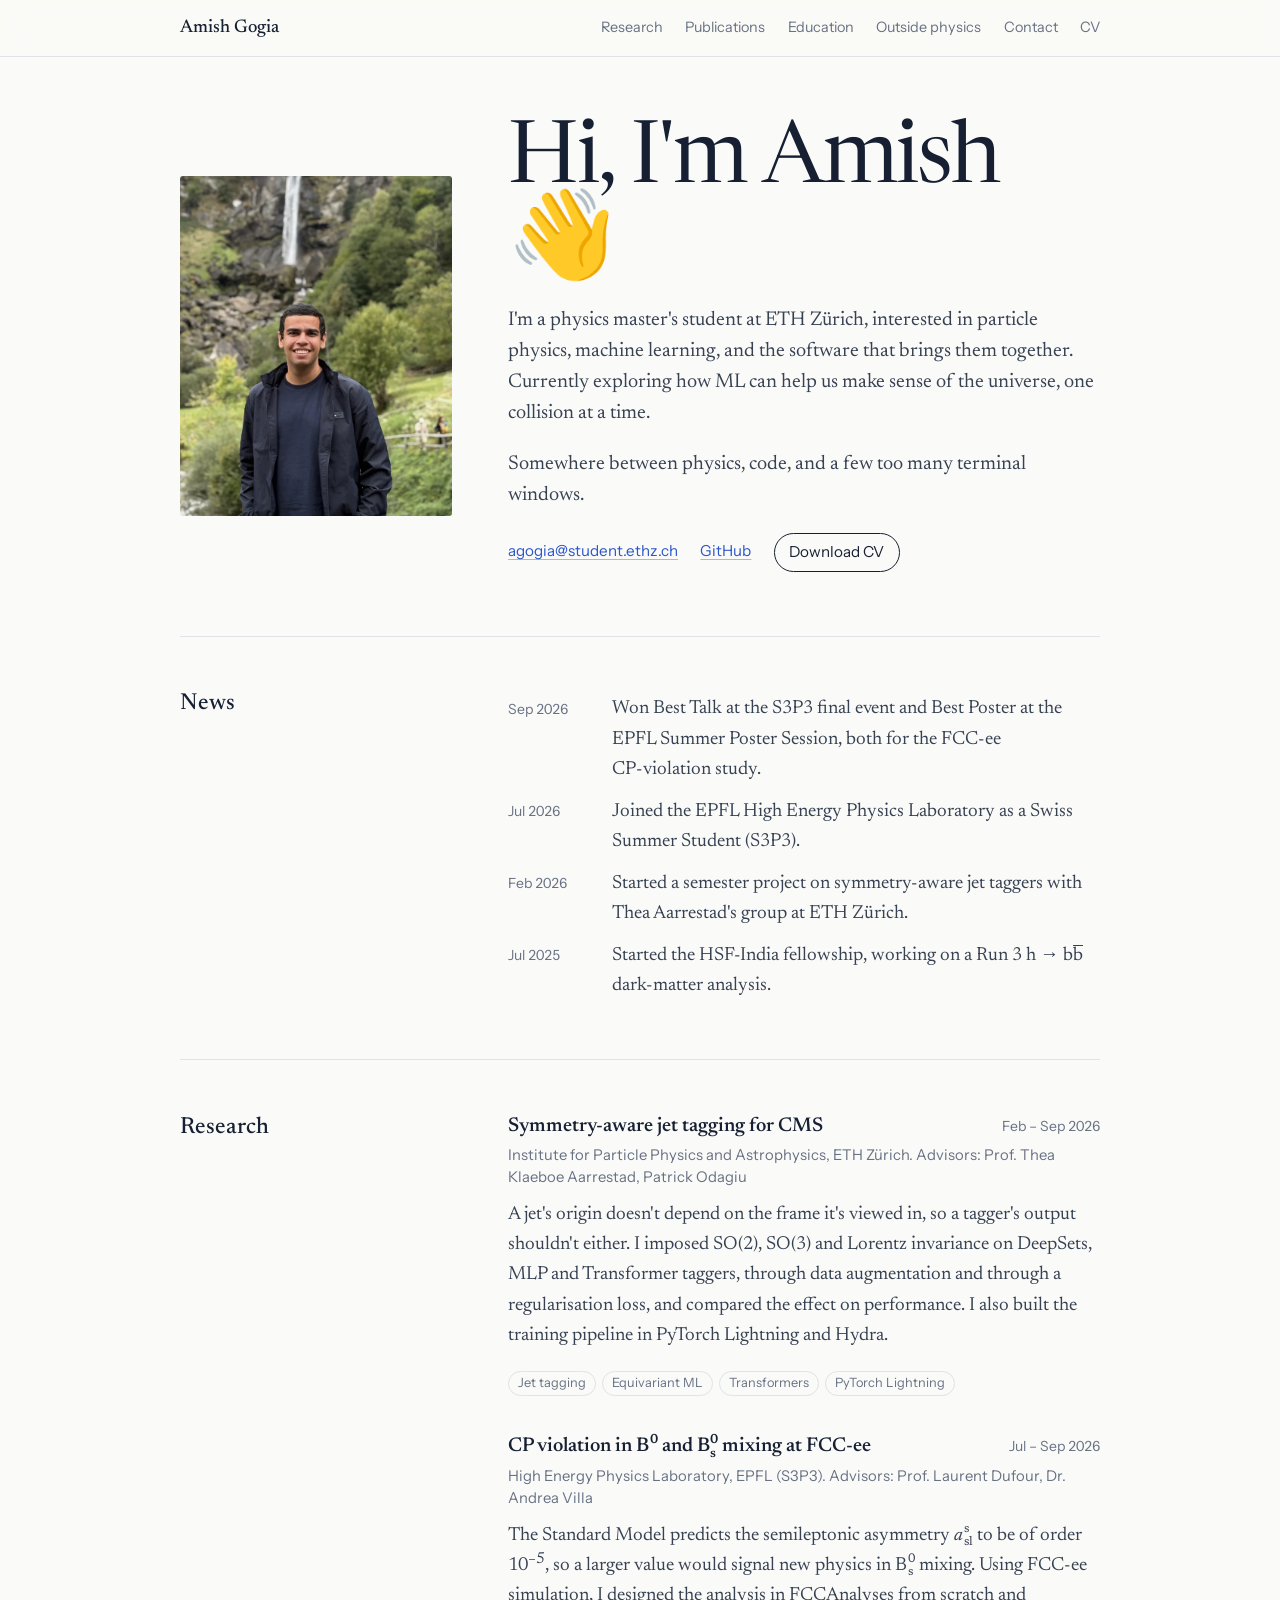
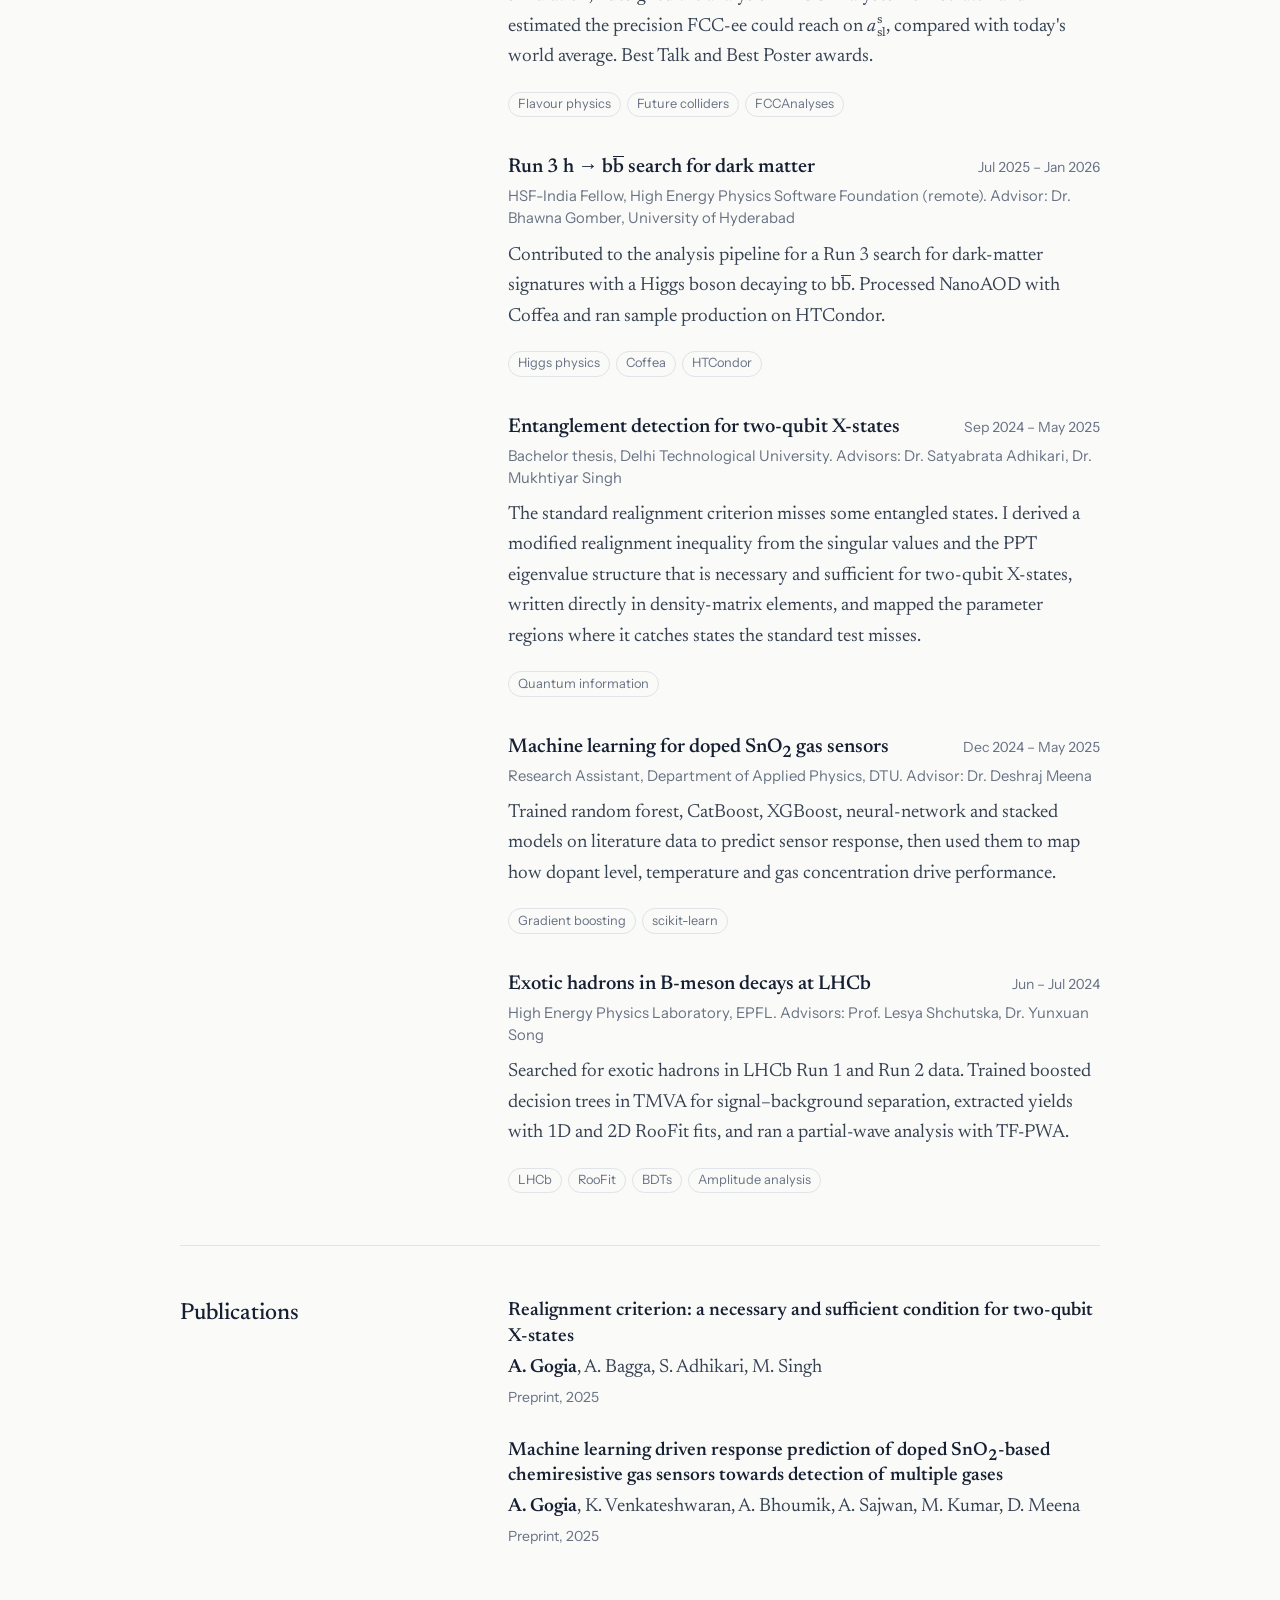
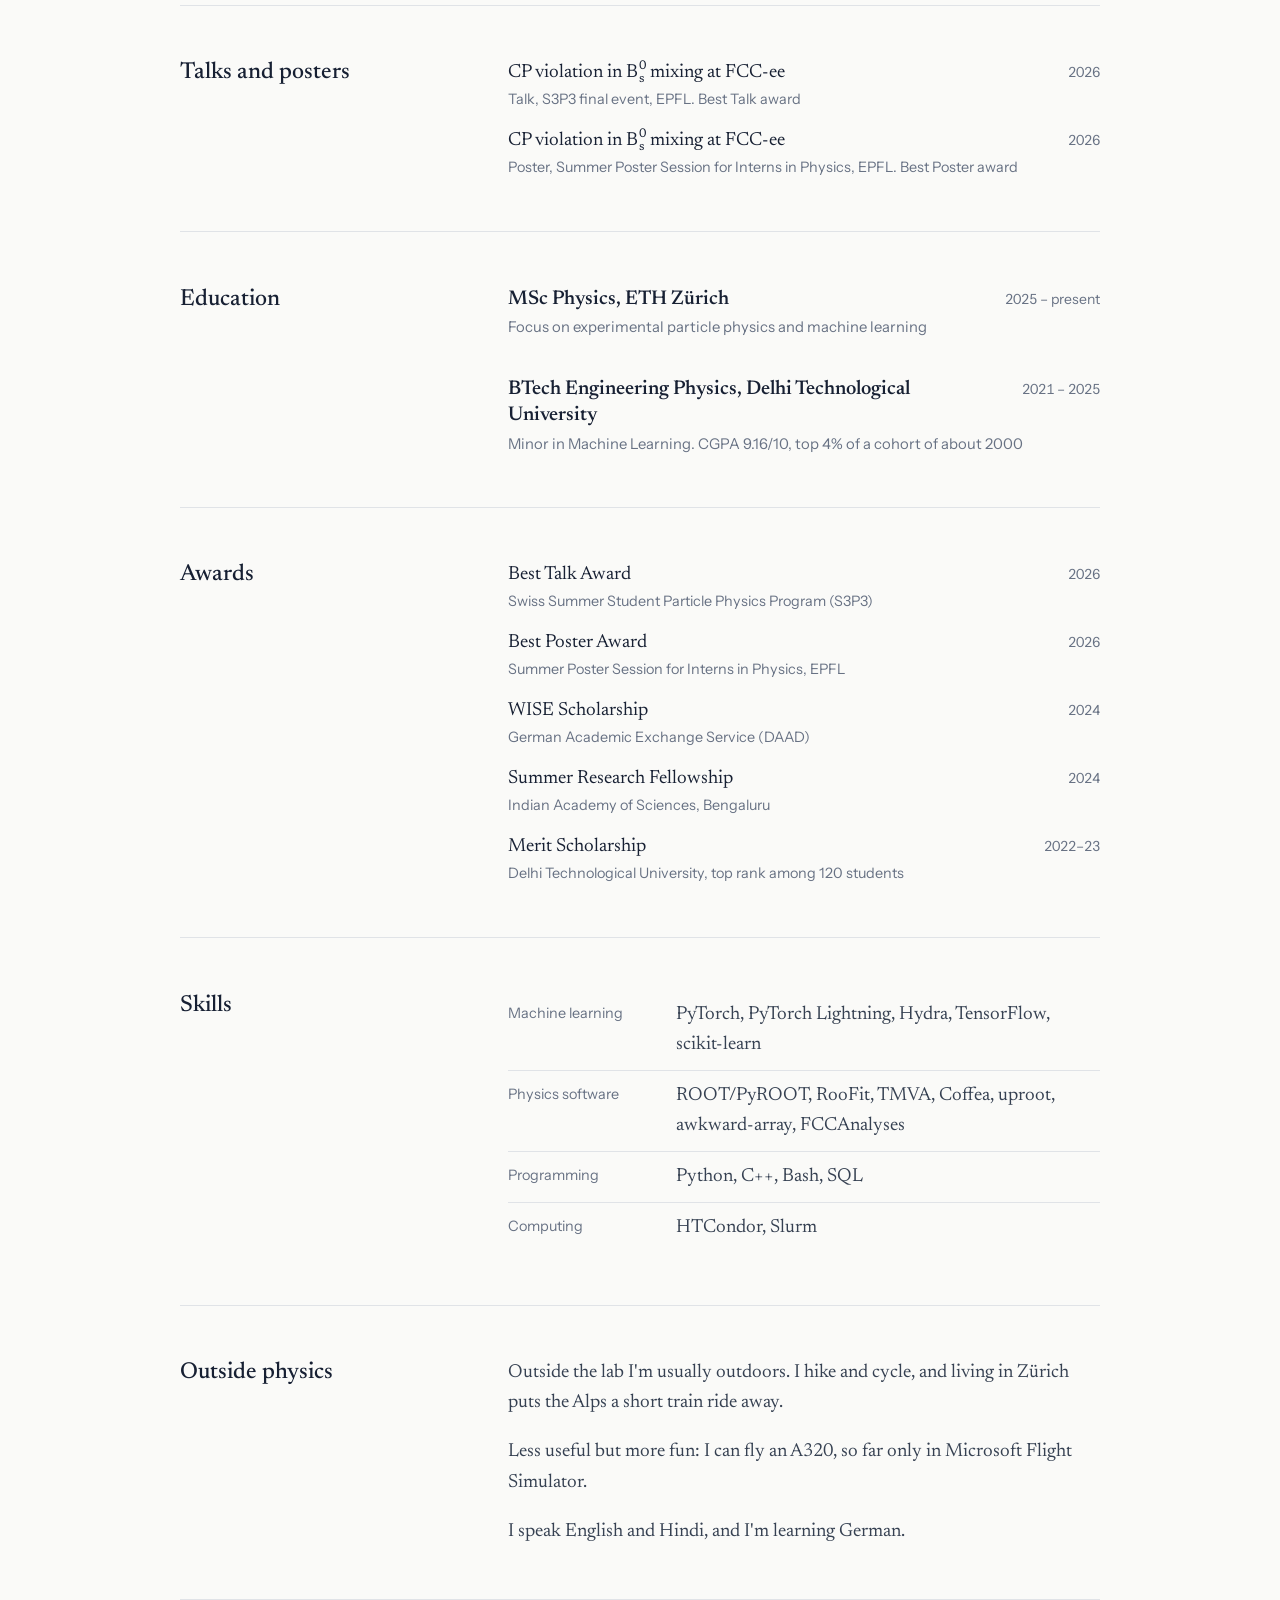
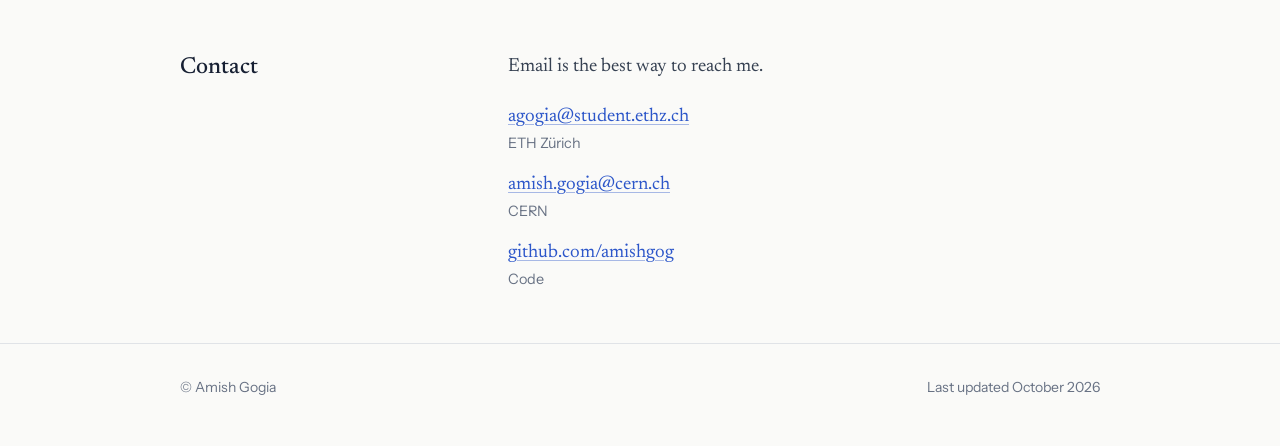
<file: index.html>
<!doctype html>
<html lang="en">
<head>
  <meta charset="utf-8">
  <meta name="viewport" content="width=device-width, initial-scale=1, viewport-fit=cover">
  <title>Amish Gogia | Particle physics and machine learning</title>
  <meta name="description" content="Amish Gogia, MSc physics student at ETH Zürich working on experimental particle physics and machine learning.">
  <meta name="author" content="Amish Gogia">
  <link rel="canonical" href="https://amishgog.github.io/">

  <!-- Link previews (Slack, LinkedIn, iMessage, etc.) -->
  <meta property="og:type" content="profile">
  <meta property="og:title" content="Amish Gogia">
  <meta property="og:description" content="Experimental particle physics and machine learning. MSc Physics, ETH Zürich.">
  <meta property="og:url" content="https://amishgog.github.io/">
  <meta property="og:image" content="https://amishgog.github.io/assets/og-image.jpg">
  <meta name="twitter:card" content="summary_large_image">

  <meta name="theme-color" content="#fafaf8" media="(prefers-color-scheme: light)">
  <meta name="theme-color" content="#10151d" media="(prefers-color-scheme: dark)">
  <link rel="icon" href="assets/favicon.svg" type="image/svg+xml">
  <link rel="preload" href="assets/fonts/newsreader.woff2" as="font" type="font/woff2" crossorigin>
  <link rel="stylesheet" href="assets/style.css">

  <!-- Helps search engines show your name, role and profiles correctly -->
  <script type="application/ld+json">
  {
    "@context": "https://schema.org",
    "@type": "Person",
    "name": "Amish Gogia",
    "url": "https://amishgog.github.io/",
    "image": "https://amishgog.github.io/assets/portrait.jpg",
    "jobTitle": "MSc student in Physics",
    "affiliation": { "@type": "CollegeOrUniversity", "name": "ETH Zürich" },
    "alumniOf": { "@type": "CollegeOrUniversity", "name": "Delhi Technological University" },
    "knowsAbout": ["Experimental particle physics", "Machine learning", "Jet tagging", "Flavour physics"],
    "sameAs": ["https://github.com/amishgog"]
  }
  </script>
</head>

<body>
  <a class="skip-link" href="#main">Skip to content</a>

  <header class="topbar">
    <div class="wrap">
      <a class="home" href="#top">Amish Gogia</a>
      <nav aria-label="Sections">
        <ul>
          <li><a href="#research">Research</a></li>
          <li><a href="#publications">Publications</a></li>
          <li><a href="#education">Education</a></li>
          <li><a href="#outside">Outside physics</a></li>
          <li><a href="#contact">Contact</a></li>
          <li><a href="assets/Amish_Gogia_CV.pdf">CV</a></li>
        </ul>
      </nav>
    </div>
  </header>

  <main id="main">
    <div class="wrap">

      <!-- ===================== INTRO ===================== -->
      <section class="intro" id="top" aria-label="Introduction">
        <figure class="portrait">
          <picture>
            <source type="image/webp" srcset="assets/portrait-720.webp 720w, assets/portrait.webp 1200w" sizes="(max-width: 720px) 100vw, 17rem">
            <img src="assets/portrait-720.jpg" srcset="assets/portrait-720.jpg 720w, assets/portrait.jpg 1200w" sizes="(max-width: 720px) 100vw, 17rem"
                 width="720" height="900" alt="Amish Gogia standing in front of a waterfall in an alpine valley">
          </picture>
        </figure>

        <div>
            <h1>Hi, I'm Amish 👋</h1>
            <div class="bio">
              <p>
                I'm a physics master's student at ETH Zürich, interested in particle
                physics, machine learning, and the software that brings them together.
                Currently exploring how ML can help us make sense of the universe,
                one collision at a time.
              </p>
              <p class="tagline">
                Somewhere between physics, code, and a few too many terminal windows.
              </p>
            </div>
            <ul class="links">
              <li><a href="mailto:agogia@student.ethz.ch">agogia@student.ethz.ch</a></li>
              <li><a href="https://github.com/amishgog">GitHub</a></li>
              <!-- Uncomment and fill in as you create these profiles:
              <li><a href="https://inspirehep.net/authors/XXXXXXX">INSPIRE</a></li>
              <li><a href="https://scholar.google.com/citations?user=XXXXXXX">Google Scholar</a></li>
              <li><a href="https://orcid.org/0000-0000-0000-0000">ORCID</a></li>
              <li><a href="https://www.linkedin.com/in/XXXXXXX">LinkedIn</a></li>
              -->
              <li><a class="cv" href="assets/Amish_Gogia_CV.pdf">Download CV</a></li>
            </ul>
          </div>
      </section>

      <!-- ===================== NEWS =====================
           Newest first. Keep 4 to 6 items; delete the oldest as you add new ones. -->
      <section class="section" aria-labelledby="news-h">
        <h2 id="news-h">News</h2>
        <ul class="news">
          <li><time datetime="2026-09">Sep 2026</time><span>Won Best Talk at the S3P3 final event and Best Poster at the EPFL Summer Poster Session, both for the FCC&#8209;ee CP&#8209;violation study.</span></li>
          <li><time datetime="2026-07">Jul 2026</time><span>Joined the EPFL High Energy Physics Laboratory as a Swiss Summer Student (S3P3).</span></li>
          <li><time datetime="2026-02">Feb 2026</time><span>Started a semester project on symmetry-aware jet taggers with Thea Aarrestad's group at ETH Zürich.</span></li>
          <li><time datetime="2025-07">Jul 2025</time><span>Started the HSF-India fellowship, working on a Run 3 <span class="nowrap">h → b<span class="bar">b</span></span> dark-matter analysis.</span></li>
        </ul>
      </section>

      <!-- ===================== RESEARCH ===================== -->
      <section class="section" id="research" aria-labelledby="research-h">
        <h2 id="research-h">Research</h2>
        <div>
          <article class="entry">
            <div class="entry-head">
              <h3>Symmetry-aware jet tagging for CMS</h3>
              <p class="when">Feb – Sep 2026</p>
            </div>
            <p class="where">Institute for Particle Physics and Astrophysics, ETH Zürich. Advisors: Prof. Thea Klaeboe Aarrestad, Patrick Odagiu</p>
            <p>
              A jet's origin doesn't depend on the frame it's viewed in, so a tagger's output shouldn't either.
              I imposed SO(2), SO(3) and Lorentz invariance on DeepSets, MLP and Transformer taggers, through
              data augmentation and through a regularisation loss, and compared the effect on performance.
              I also built the training pipeline in PyTorch Lightning and Hydra.
            </p>
            <ul class="tags"><li>Jet tagging</li><li>Equivariant ML</li><li>Transformers</li><li>PyTorch Lightning</li></ul>
          </article>

          <article class="entry">
            <div class="entry-head">
              <h3>CP violation in B<span class="ss"><sup>0</sup></span> and B<span class="ss"><sup>0</sup><sub>s</sub></span> mixing at FCC&#8209;ee</h3>
              <p class="when">Jul – Sep 2026</p>
            </div>
            <p class="where">High Energy Physics Laboratory, EPFL (S3P3). Advisors: Prof. Laurent Dufour, Dr. Andrea Villa</p>
            <p>
              The Standard Model predicts the semileptonic asymmetry <i>a</i><span class="ss"><sup>s</sup><sub>sl</sub></span>
              to be of order 10<sup>−5</sup>, so a larger value would signal new physics in
              B<span class="ss"><sup>0</sup><sub>s</sub></span> mixing. Using FCC&#8209;ee simulation, I designed the
              analysis in FCCAnalyses from scratch and estimated the precision FCC&#8209;ee could reach on
              <i>a</i><span class="ss"><sup>s</sup><sub>sl</sub></span>, compared with today's world average.
              Best Talk and Best Poster awards.
            </p>
            <ul class="tags"><li>Flavour physics</li><li>Future colliders</li><li>FCCAnalyses</li></ul>
          </article>

          <article class="entry">
            <div class="entry-head">
              <h3>Run 3 <span class="nowrap">h → b<span class="bar">b</span></span> search for dark matter</h3>
              <p class="when">Jul 2025 – Jan 2026</p>
            </div>
            <p class="where">HSF-India Fellow, High Energy Physics Software Foundation (remote). Advisor: Dr. Bhawna Gomber, University of Hyderabad</p>
            <p>
              Contributed to the analysis pipeline for a Run 3 search for dark-matter signatures with a Higgs
              boson decaying to <span class="nowrap">b<span class="bar">b</span></span>. Processed NanoAOD with
              Coffea and ran sample production on HTCondor.
            </p>
            <ul class="tags"><li>Higgs physics</li><li>Coffea</li><li>HTCondor</li></ul>
          </article>

          <article class="entry">
            <div class="entry-head">
              <h3>Entanglement detection for two-qubit X-states</h3>
              <p class="when">Sep 2024 – May 2025</p>
            </div>
            <p class="where">Bachelor thesis, Delhi Technological University. Advisors: Dr. Satyabrata Adhikari, Dr. Mukhtiyar Singh</p>
            <p>
              The standard realignment criterion misses some entangled states. I derived a modified
              realignment inequality from the singular values and the PPT eigenvalue structure that is
              necessary and sufficient for two-qubit X-states, written directly in density-matrix elements,
              and mapped the parameter regions where it catches states the standard test misses.
            </p>
            <ul class="tags"><li>Quantum information</li></ul>
          </article>

          <article class="entry">
            <div class="entry-head">
              <h3>Machine learning for doped SnO<sub>2</sub> gas sensors</h3>
              <p class="when">Dec 2024 – May 2025</p>
            </div>
            <p class="where">Research Assistant, Department of Applied Physics, DTU. Advisor: Dr. Deshraj Meena</p>
            <p>
              Trained random forest, CatBoost, XGBoost, neural-network and stacked models on literature data to
              predict sensor response, then used them to map how dopant level, temperature and gas
              concentration drive performance.
            </p>
            <ul class="tags"><li>Gradient boosting</li><li>scikit-learn</li></ul>
          </article>

          <article class="entry">
            <div class="entry-head">
              <h3>Exotic hadrons in B-meson decays at LHCb</h3>
              <p class="when">Jun – Jul 2024</p>
            </div>
            <p class="where">High Energy Physics Laboratory, EPFL. Advisors: Prof. Lesya Shchutska, Dr. Yunxuan Song</p>
            <p>
              Searched for exotic hadrons in LHCb Run 1 and Run 2 data. Trained boosted decision trees in TMVA
              for signal–background separation, extracted yields with 1D and 2D RooFit fits, and ran a
              partial-wave analysis with TF-PWA.
            </p>
            <ul class="tags"><li>LHCb</li><li>RooFit</li><li>BDTs</li><li>Amplitude analysis</li></ul>
          </article>
        </div>
      </section>

      <!-- ===================== PUBLICATIONS =====================
           Newest first. Add arXiv / DOI links when available. -->
      <section class="section" id="publications" aria-labelledby="pubs-h">
        <h2 id="pubs-h">Publications</h2>
        <ul class="pubs">
          <li>
            <span class="title">Realignment criterion: a necessary and sufficient condition for two-qubit X-states</span>
            <span class="authors"><b>A. Gogia</b>, A. Bagga, S. Adhikari, M. Singh</span>
            <span class="venue">Preprint, 2025<!-- . <a href="https://arxiv.org/abs/XXXX.XXXXX">arXiv:XXXX.XXXXX</a> --></span>
          </li>
          <li>
            <span class="title">Machine learning driven response prediction of doped SnO<sub>2</sub>-based chemiresistive gas sensors towards detection of multiple gases</span>
            <span class="authors"><b>A. Gogia</b>, K. Venkateshwaran, A. Bhoumik, A. Sajwan, M. Kumar, D. Meena</span>
            <span class="venue">Preprint, 2025<!-- . <a href="https://doi.org/XXXX">DOI</a> --></span>
          </li>
        </ul>
      </section>

      <!-- ===================== TALKS ===================== -->
      <section class="section" aria-labelledby="talks-h">
        <h2 id="talks-h">Talks and posters</h2>
        <ul class="dated">
          <li>
            <span><span class="what">CP violation in B<span class="ss"><sup>0</sup><sub>s</sub></span> mixing at FCC&#8209;ee</span>
            <span class="note">Talk, S3P3 final event, EPFL. Best Talk award</span></span>
            <span class="year">2026</span>
          </li>
          <li>
            <span><span class="what">CP violation in B<span class="ss"><sup>0</sup><sub>s</sub></span> mixing at FCC&#8209;ee</span>
            <span class="note">Poster, Summer Poster Session for Interns in Physics, EPFL. Best Poster award</span></span>
            <span class="year">2026</span>
          </li>
        </ul>
      </section>

      <!-- ===================== EDUCATION ===================== -->
      <section class="section" id="education" aria-labelledby="edu-h">
        <h2 id="edu-h">Education</h2>
        <div>
          <article class="entry">
            <div class="entry-head">
              <h3>MSc Physics, ETH Zürich</h3>
              <p class="when">2025 – present</p>
            </div>
            <p class="where">Focus on experimental particle physics and machine learning</p>
          </article>
          <article class="entry">
            <div class="entry-head">
              <h3>BTech Engineering Physics, Delhi Technological University</h3>
              <p class="when">2021 – 2025</p>
            </div>
            <p class="where">Minor in Machine Learning. CGPA 9.16/10, top 4% of a cohort of about 2000</p>
          </article>
        </div>
      </section>

      <!-- ===================== AWARDS ===================== -->
      <section class="section" aria-labelledby="awards-h">
        <h2 id="awards-h">Awards</h2>
        <ul class="dated">
          <li><span><span class="what">Best Talk Award</span><span class="note">Swiss Summer Student Particle Physics Program (S3P3)</span></span><span class="year">2026</span></li>
          <li><span><span class="what">Best Poster Award</span><span class="note">Summer Poster Session for Interns in Physics, EPFL</span></span><span class="year">2026</span></li>
          <li><span><span class="what">WISE Scholarship</span><span class="note">German Academic Exchange Service (DAAD)</span></span><span class="year">2024</span></li>
          <li><span><span class="what">Summer Research Fellowship</span><span class="note">Indian Academy of Sciences, Bengaluru</span></span><span class="year">2024</span></li>
          <li><span><span class="what">Merit Scholarship</span><span class="note">Delhi Technological University, top rank among 120 students</span></span><span class="year">2022–23</span></li>
        </ul>
      </section>

      <!-- ===================== SKILLS ===================== -->
      <section class="section" aria-labelledby="skills-h">
        <h2 id="skills-h">Skills</h2>
        <dl class="skills">
          <div><dt>Machine learning</dt><dd>PyTorch, PyTorch Lightning, Hydra, TensorFlow, scikit-learn</dd></div>
          <div><dt>Physics software</dt><dd>ROOT/PyROOT, RooFit, TMVA, Coffea, uproot, awkward-array, FCCAnalyses</dd></div>
          <div><dt>Programming</dt><dd>Python, C++, Bash, SQL</dd></div>
          <div><dt>Computing</dt><dd>HTCondor, Slurm</dd></div>
        </dl>
      </section>

      <!-- ===================== OUTSIDE PHYSICS ===================== -->
      <section class="section" id="outside" aria-labelledby="outside-h">
        <h2 id="outside-h">Outside physics</h2>
        <div>
          <p>
            Outside the lab I'm usually outdoors. I hike and cycle, and living in Zürich puts the
            Alps a short train ride away.
          </p>
          <p>
            Less useful but more fun: I can fly an A320, so far only in Microsoft Flight Simulator.
          </p>
          <p>I speak English and Hindi, and I'm learning German.</p>
        </div>
      </section>

      <!-- ===================== CONTACT ===================== -->
      <section class="section" id="contact" aria-labelledby="contact-h">
        <h2 id="contact-h">Contact</h2>
        <div>
          <p>Email is the best way to reach me.</p>
          <ul class="dated">
            <li><span><a href="mailto:agogia@student.ethz.ch">agogia@student.ethz.ch</a><span class="note">ETH Zürich</span></span></li>
            <li><span><a href="mailto:amish.gogia@cern.ch">amish.gogia@cern.ch</a><span class="note">CERN</span></span></li>
            <li><span><a href="https://github.com/amishgog">github.com/amishgog</a><span class="note">Code</span></span></li>
          </ul>
        </div>
      </section>

    </div>
  </main>

  <footer>
    <div class="wrap">
      <span>© Amish Gogia</span>
      <span>Last updated October 2026</span>
    </div>
  </footer>
</body>
</html>
</file>
<file: assets/style.css>
/* ==========================================================================
   Amish Gogia, personal site
   Plain CSS, no build step. Colours and sizes live in the :root tokens below.
   ========================================================================== */

/* Fonts are self-hosted (no requests to Google, so no third-party tracking). */
@font-face {
  font-family: "Newsreader";
  src: url("fonts/newsreader.woff2") format("woff2");
  font-weight: 200 800;
  font-style: normal;
  font-display: swap;
}
@font-face {
  font-family: "Newsreader";
  src: url("fonts/newsreader-italic.woff2") format("woff2");
  font-weight: 200 800;
  font-style: italic;
  font-display: swap;
}
@font-face {
  font-family: "Instrument Sans";
  src: url("fonts/instrument-sans.woff2") format("woff2");
  font-weight: 400 700;
  font-stretch: 75% 100%;
  font-style: normal;
  font-display: swap;
}

:root {
  /* Palette: navy ink from the photo, a cool white page, one blue accent */
  --paper: #fafaf8;
  --surface: #f1f2f0;
  --ink: #172033;
  --text: #364152;
  --muted: #687284;
  --rule: #e0e3e7;
  --accent: #2c56c9;
  --accent-hover: #1d3f9e;

  --serif: "Newsreader", "Iowan Old Style", "Palatino Linotype", Palatino, Georgia, serif;
  --sans: "Instrument Sans", system-ui, -apple-system, "Segoe UI", Roboto, sans-serif;

  --gutter: 17rem;      /* left column: section titles and the photo */
  --measure: 40rem;     /* max width of reading text */
  --gap: 3.5rem;

  color-scheme: light;
  box-sizing: border-box;
  padding-top: env(safe-area-inset-top, 0px);
  padding-bottom: env(safe-area-inset-bottom, 0px);
}

@media (prefers-color-scheme: dark) {
  :root {
    --paper: #10151d;
    --surface: #171e29;
    --ink: #edf0f5;
    --text: #c4cbd6;
    --muted: #8e98a8;
    --rule: #252e3c;
    --accent: #8fb0ff;
    --accent-hover: #b8ceff;
    color-scheme: dark;
  }
}

*, *::before, *::after { box-sizing: inherit; }

html {
  -webkit-text-size-adjust: 100%;
  scroll-behavior: smooth;
  scroll-padding-top: calc(4.5rem + env(safe-area-inset-top, 0px));
}
@media (prefers-reduced-motion: reduce) {
  html { scroll-behavior: auto; }
}

body {
  margin: 0;
  background: var(--paper);
  color: var(--text);
  font-family: var(--serif);
  font-size: 1.1875rem;          /* 19px: Newsreader runs small */
  line-height: 1.6;
  font-optical-sizing: auto;
  text-rendering: optimizeLegibility;
  -webkit-font-smoothing: antialiased;
}

img { max-width: 100%; height: auto; display: block; }

a {
  color: var(--accent);
  text-decoration-line: underline;
  text-decoration-thickness: 1px;
  text-underline-offset: 0.18em;
  text-decoration-color: color-mix(in srgb, var(--accent) 40%, transparent);
}
a:hover {
  color: var(--accent-hover);
  text-decoration-color: currentColor;
}
:focus-visible {
  outline: 2px solid var(--accent);
  outline-offset: 3px;
  border-radius: 2px;
}

h1, h2, h3 { color: var(--ink); font-weight: 500; margin: 0; }
p { margin: 0 0 1em; }
p:last-child { margin-bottom: 0; }
ul { margin: 0; padding: 0; list-style: none; }

.skip-link {
  position: absolute;
  left: 1rem;
  top: -3rem;
  padding: 0.5rem 0.75rem;
  background: var(--ink);
  color: var(--paper);
  font-family: var(--sans);
  font-size: 0.9rem;
  z-index: 100;
}
.skip-link:focus { top: 1rem; }

.wrap {
  max-width: calc(var(--gutter) + var(--gap) + var(--measure));
  margin: 0 auto;
  padding: 0 1.5rem;
}

/* ---------- Top bar ---------- */
.topbar {
  position: sticky;
  top: 0;
  z-index: 10;
  padding-top: env(safe-area-inset-top, 0px);
  background: color-mix(in srgb, var(--paper) 88%, transparent);
  backdrop-filter: saturate(1.4) blur(10px);
  -webkit-backdrop-filter: saturate(1.4) blur(10px);
  border-bottom: 1px solid var(--rule);
}
.topbar .wrap {
  display: flex;
  align-items: center;
  justify-content: space-between;
  gap: 1.5rem;
  min-height: 3.5rem;
}
.topbar .home {
  font-family: var(--serif);
  font-size: 1.15rem;
  font-weight: 500;
  color: var(--ink);
  text-decoration: none;
  white-space: nowrap;
}
.topbar nav ul {
  display: flex;
  gap: 1.4rem;
  font-family: var(--sans);
  font-size: 0.9rem;
}
.topbar nav a {
  color: var(--muted);
  text-decoration: none;
  white-space: nowrap;
}
.topbar nav a:hover { color: var(--ink); }

/* ---------- Intro ---------- */
.intro {
  display: grid;
  grid-template-columns: var(--gutter) minmax(0, var(--measure));
  gap: var(--gap);
  align-items: center;
  padding: 4rem 0 4rem;
}
.portrait { margin: 0; }
.nowrap { white-space: nowrap; }
.portrait img {
  width: 100%;
  aspect-ratio: 4 / 5;
  object-fit: cover;
  border-radius: 3px;
  background: var(--surface);
}
.intro h1 {
  font-size: clamp(3.2rem, 7.5vw, 5.4rem);
  font-weight: 380;
  line-height: 0.95;
  letter-spacing: -0.025em;
  margin-bottom: 1.25rem;
}
.intro .role {
  font-family: var(--sans);
  font-size: 1rem;
  color: var(--muted);
  margin-bottom: 1.5rem;
  line-height: 1.5;
}
.intro .bio { font-size: 1.25rem; line-height: 1.55; }

.links {
  display: flex;
  flex-wrap: wrap;
  gap: 0.6rem 1.4rem;
  margin-top: 1.75rem;
  font-family: var(--sans);
  font-size: 0.95rem;
}
.links .cv {
  display: inline-block;
  padding: 0.4rem 0.9rem;
  border: 1px solid var(--ink);
  border-radius: 999px;
  color: var(--ink);
  text-decoration: none;
  margin-top: -0.4rem;
}
.links .cv:hover { background: var(--ink); color: var(--paper); }

/* ---------- Sections ---------- */
.section {
  display: grid;
  grid-template-columns: var(--gutter) minmax(0, var(--measure));
  gap: var(--gap);
  padding: 3.25rem 0;
  border-top: 1px solid var(--rule);
}
.section > h2 {
  font-size: 1.45rem;
  line-height: 1.2;
  padding-top: 0.1rem;
}
.section .lede { margin-bottom: 2rem; }

/* News: date column + text */
.news li {
  display: grid;
  grid-template-columns: 5.5rem 1fr;
  gap: 1rem;
  padding: 0.35rem 0;
}
.news time,
.when,
.year {
  font-family: var(--sans);
  font-size: 0.875rem;
  color: var(--muted);
  font-variant-numeric: tabular-nums;
  white-space: nowrap;
  padding-top: 0.2rem;
}

/* Entries: research, education, talks */
.entry + .entry { margin-top: 2.25rem; }
.entry-head {
  display: flex;
  align-items: baseline;
  justify-content: space-between;
  gap: 1.5rem;
}
.entry h3 {
  font-size: 1.25rem;
  font-weight: 560;
  line-height: 1.3;
}
.where {
  font-family: var(--sans);
  font-size: 0.925rem;
  color: var(--muted);
  line-height: 1.5;
  margin: 0.3rem 0 0.7rem;
}
.tags {
  display: flex;
  flex-wrap: wrap;
  gap: 0.4rem;
  margin-top: 0.8rem;
  font-family: var(--sans);
  font-size: 0.8rem;
  color: var(--muted);
}
.tags li {
  padding: 0.1rem 0.55rem;
  border: 1px solid var(--rule);
  border-radius: 999px;
}

/* Publications */
.pubs li + li { margin-top: 1.5rem; }
.pubs .title { color: var(--ink); font-weight: 560; display: block; line-height: 1.35; }
.pubs .authors { display: block; margin-top: 0.2rem; }
.pubs .authors b { font-weight: 600; color: var(--ink); }
.pubs .venue { font-family: var(--sans); font-size: 0.875rem; color: var(--muted); }

/* Simple list with a year on the right (awards, talks) */
.dated li {
  display: flex;
  justify-content: space-between;
  align-items: baseline;
  gap: 1.5rem;
}
.dated li + li { margin-top: 0.9rem; }
.dated .what { display: block; color: var(--ink); }
.dated .note { display: block; font-family: var(--sans); font-size: 0.9rem; color: var(--muted); }

/* Skills */
.skills { margin: 0; }
.skills div {
  display: grid;
  grid-template-columns: 9.5rem 1fr;
  gap: 1rem;
  padding: 0.6rem 0;
}
.skills div + div { border-top: 1px solid var(--rule); }
.skills dt { font-family: var(--sans); font-size: 0.9rem; color: var(--muted); padding-top: 0.15rem; }
.skills dd { margin: 0; }

/* Placeholder text you still need to replace. Delete the class once done. */
.todo {
  background: color-mix(in srgb, #f2c94c 22%, transparent);
  outline: 1px dashed #c9a227;
  outline-offset: 3px;
}

/* ---------- Footer ---------- */
footer {
  border-top: 1px solid var(--rule);
  padding: 2rem 0 3rem;
  font-family: var(--sans);
  font-size: 0.875rem;
  color: var(--muted);
}
footer .wrap { display: flex; justify-content: space-between; flex-wrap: wrap; gap: 0.5rem 2rem; }

/* ---------- Physics notation ---------- */
/* Stacked super/subscript, e.g. B⁰ₛ written as B<span class="ss"><sup>0</sup><sub>s</sub></span> */
.ss {
  display: inline-flex;
  flex-direction: column;
  vertical-align: 0.62em;
  font-size: 0.66em;
  line-height: 1.02;
  margin-left: 0.04em;
}
.ss sup, .ss sub { font-size: 1em; vertical-align: baseline; line-height: inherit; }
.bar { text-decoration: overline; text-decoration-thickness: 0.06em; }
sub, sup { line-height: 0; }

/* ---------- Responsive ---------- */
@media (max-width: 860px) {
  :root { --gutter: 11rem; --gap: 2.25rem; }
}

@media (max-width: 720px) {
  body { font-size: 1.125rem; }
  .topbar .wrap { flex-direction: column; align-items: flex-start; gap: 0; padding-top: 0.5rem; }
  .topbar nav { width: 100%; overflow-x: auto; scrollbar-width: none; }
  .topbar nav::-webkit-scrollbar { display: none; }
  .topbar nav ul { padding: 0.35rem 0 0.7rem; }
  html { scroll-padding-top: calc(6rem + env(safe-area-inset-top, 0px)); }

  .intro,
  .section {
    grid-template-columns: minmax(0, 1fr);
    gap: 1.25rem;
  }
  .intro { padding: 2rem 0 3rem; }
  .portrait img { aspect-ratio: 4 / 3.4; object-position: 50% 52%; }
  .intro .bio { font-size: 1.15rem; }
  .section { padding: 2.5rem 0; }

  .entry-head { flex-direction: column; gap: 0.15rem; }
  .dated li { flex-direction: column-reverse; gap: 0.1rem; }
  .news li { grid-template-columns: 1fr; gap: 0; }
  .skills div { grid-template-columns: 1fr; gap: 0.2rem; }
}

/* ---------- Print ---------- */
@media print {
  :root { --paper: #fff; --text: #000; --ink: #000; --muted: #444; --accent: #000; }
  .topbar, .skip-link, .links .cv { display: none; }
  .section { break-inside: avoid-page; padding: 1.25rem 0; }
  a { text-decoration: none; }
}
</file>
